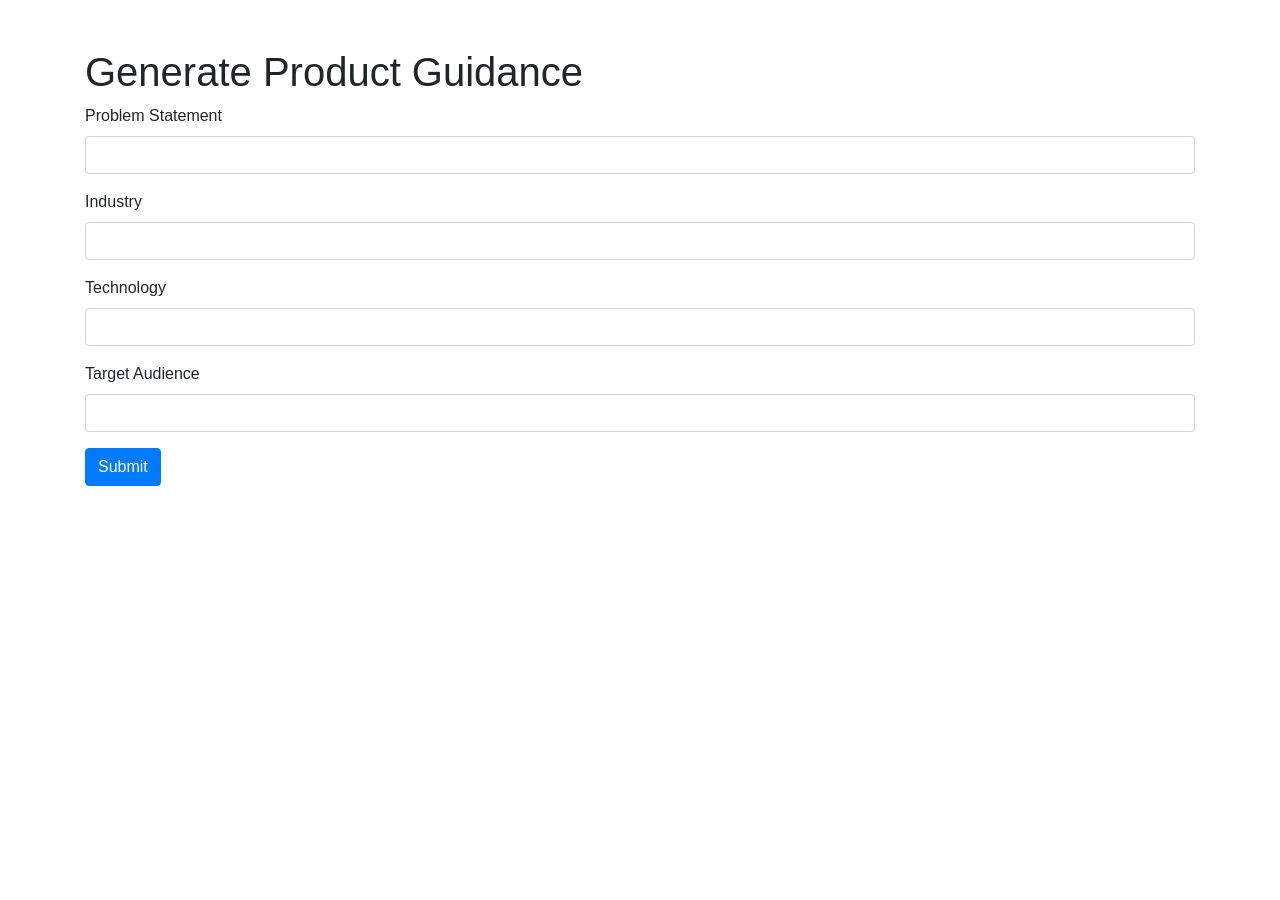
<file: templates/index.html>
<!DOCTYPE html>
<html lang="en">
<head>
    <meta charset="UTF-8">
    <meta name="viewport" content="width=device-width, initial-scale=1.0">
    <title>Generate Product Guidance</title>
    <link rel="stylesheet" href="https://stackpath.bootstrapcdn.com/bootstrap/4.5.2/css/bootstrap.min.css">
</head>
<body>
    <div class="container mt-5">
        <h1>Generate Product Guidance</h1>
        <form id="guidanceForm">
            <div class="form-group">
                <label for="problem_statement">Problem Statement</label>
                <input type="text" class="form-control" id="problem_statement" name="problem_statement" required>
            </div>
            <div class="form-group">
                <label for="industry">Industry</label>
                <input type="text" class="form-control" id="industry" name="industry" required>
            </div>
            <div class="form-group">
                <label for="technology">Technology</label>
                <input type="text" class="form-control" id="technology" name="technology" required>
            </div>
            <div class="form-group">
                <label for="target_audience">Target Audience</label>
                <input type="text" class="form-control" id="target_audience" name="target_audience" required>
            </div>
            <button type="submit" class="btn btn-primary">Submit</button>
        </form>
        <div id="result" class="mt-5"></div>
    </div>

    <script src="https://code.jquery.com/jquery-3.5.1.min.js"></script>
    <script>
        $(document).ready(function() {
            $('#guidanceForm').on('submit', function(event) {
                event.preventDefault();
                const formData = {
                    problem_statement: $('#problem_statement').val(),
                    industry: $('#industry').val(),
                    technology: $('#technology').val(),
                    target_audience: $('#target_audience').val()
                };

                $.ajax({
                    url: '/generate_product_guidance',
                    type: 'POST',
                    contentType: 'application/json',
                    data: JSON.stringify(formData),
                    success: function(response) {
                        $('#result').html('<pre>' + JSON.stringify(response, null, 4) + '</pre>');
                    },
                    error: function(xhr, status, error) {
                        $('#result').html('<div class="alert alert-danger">An error occurred: ' + xhr.responseJSON.error + '</div>');
                    }
                });
            });
        });
    </script>
</body>
</html>
</file>
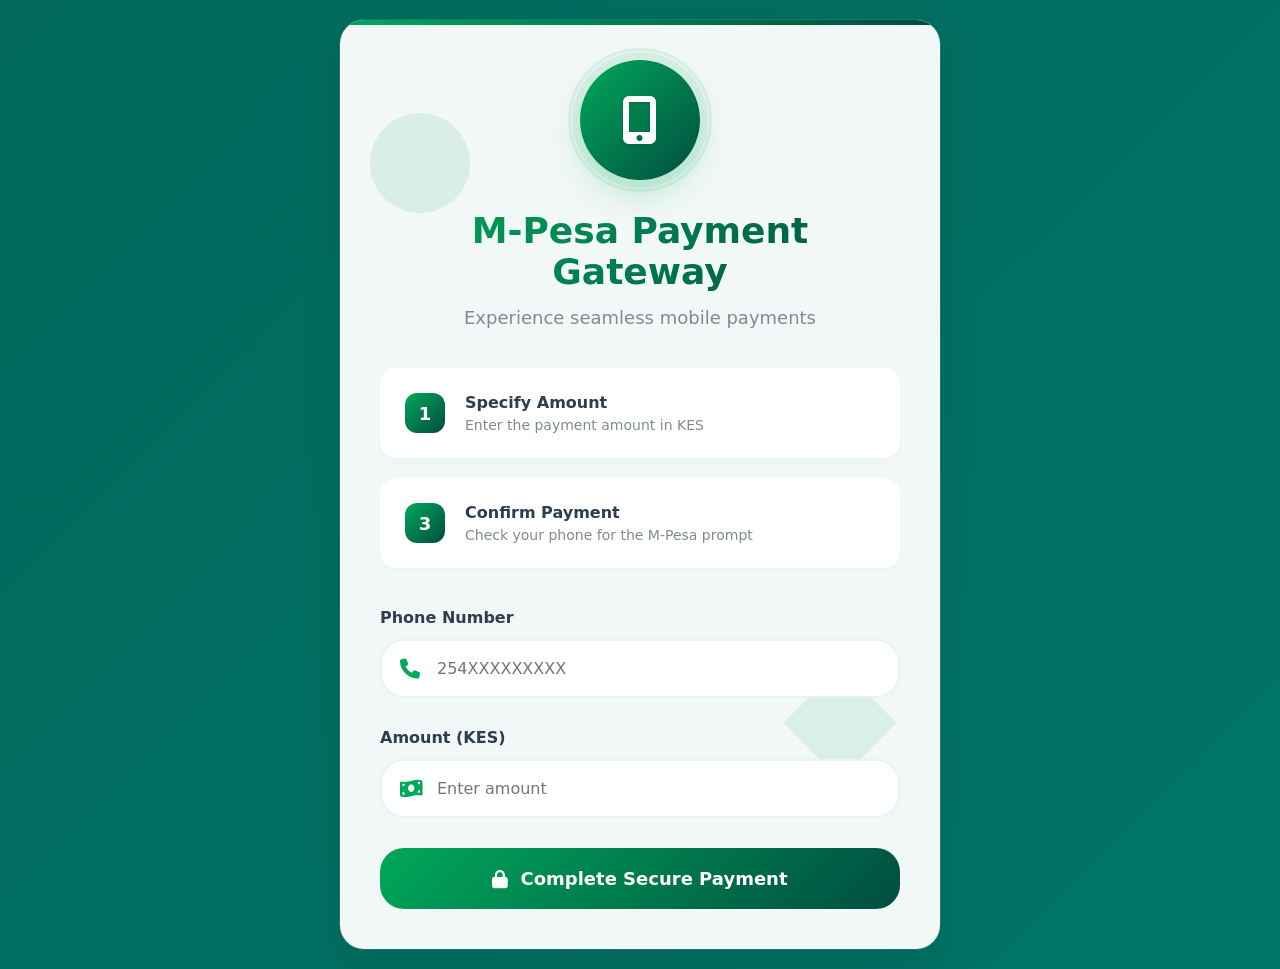
<file: templates/payment.html>
<!DOCTYPE html>
<html lang="en">
<head>
    <meta charset="UTF-8">
    <meta name="viewport" content="width=device-width, initial-scale=1.0">
    <title>M-Pesa Next-Gen Payment</title>
    <link href="https://cdnjs.cloudflare.com/ajax/libs/font-awesome/6.0.0/css/all.min.css" rel="stylesheet">
    <style>
        :root {
            --primary: #00A85A;
            --primary-dark: #008d4c;
            --gradient: linear-gradient(135deg, #00A85A 0%, #004D40 100%);
            --surface: #ffffff;
            --text: #2C3E50;
            --text-light: #7F8C8D;
            --success: #2ECC71;
            --error: #E74C3C;
            --warning: #F1C40F;
            --radius: 24px;
            --radius-sm: 16px;
        }

        * {
            margin: 0;
            padding: 0;
            box-sizing: border-box;
            font-family: 'Segoe UI', system-ui, -apple-system, sans-serif;
        }

        @keyframes gradient {
            0% { background-position: 0% 50%; }
            50% { background-position: 100% 50%; }
            100% { background-position: 0% 50%; }
        }

        @keyframes float {
            0%, 100% { transform: translateY(0); }
            50% { transform: translateY(-10px); }
        }

        @keyframes pulse {
            0% { transform: scale(1); }
            50% { transform: scale(1.05); }
            100% { transform: scale(1); }
        }

        body {
            min-height: 100vh;
            display: flex;
            align-items: center;
            justify-content: center;
            padding: 20px;
            background: linear-gradient(-45deg, #00A85A, #004D40, #00796B, #00695C);
            background-size: 400% 400%;
            animation: gradient 15s ease infinite;
        }

        .container {
            width: 100%;
            max-width: 600px;
            background: rgba(255, 255, 255, 0.95);
            padding: 40px;
            border-radius: var(--radius);
            box-shadow: 
                0 20px 40px rgba(0, 0, 0, 0.1),
                0 0 0 1px rgba(255, 255, 255, 0.1);
            backdrop-filter: blur(20px);
            position: relative;
            overflow: hidden;
        }

        .container::before {
            content: '';
            position: absolute;
            top: 0;
            left: 0;
            right: 0;
            height: 5px;
            background: var(--gradient);
        }

        .header {
            text-align: center;
            margin-bottom: 40px;
            position: relative;
        }

        .logo-container {
            position: relative;
            width: 120px;
            height: 120px;
            margin: 0 auto 30px;
            animation: float 6s ease-in-out infinite;
        }

        .logo {
            width: 100%;
            height: 100%;
            background: var(--gradient);
            border-radius: 50%;
            display: flex;
            align-items: center;
            justify-content: center;
            position: relative;
            z-index: 2;
            box-shadow: 
                0 15px 35px rgba(0, 168, 90, 0.2),
                0 0 0 8px rgba(0, 168, 90, 0.1);
        }

        .logo i {
            font-size: 48px;
            color: white;
            text-shadow: 0 2px 4px rgba(0, 0, 0, 0.1);
        }

        .logo-ring {
            position: absolute;
            top: -10%;
            left: -10%;
            right: -10%;
            bottom: -10%;
            border: 3px solid rgba(0, 168, 90, 0.1);
            border-radius: 50%;
            animation: pulse 3s ease-in-out infinite;
        }

        .header h1 {
            font-size: 36px;
            font-weight: 800;
            margin-bottom: 15px;
            background: var(--gradient);
            -webkit-background-clip: text;
            -webkit-text-fill-color: transparent;
            position: relative;
        }

        .header p {
            color: var(--text-light);
            font-size: 18px;
        }

        .payment-steps {
            display: grid;
            gap: 20px;
            margin-bottom: 40px;
            position: relative;
        }

        .step-card {
            background: white;
            padding: 25px;
            border-radius: var(--radius-sm);
            display: flex;
            align-items: center;
            gap: 20px;
            transition: all 0.3s ease;
            cursor: pointer;
            box-shadow: 0 4px 6px rgba(0, 0, 0, 0.02);
            position: relative;
            overflow: hidden;
        }

        .step-card::before {
            content: '';
            position: absolute;
            top: 0;
            left: 0;
            width: 4px;
            height: 100%;
            background: var(--gradient);
            opacity: 0;
            transition: all 0.3s ease;
        }

        .step-card:hover {
            transform: translateX(10px) translateY(-2px);
            box-shadow: 
                0 10px 20px rgba(0, 0, 0, 0.05),
                0 0 0 1px rgba(0, 168, 90, 0.1);
        }

        .step-card:hover::before {
            opacity: 1;
        }

        .step-number {
            width: 40px;
            height: 40px;
            background: var(--gradient);
            border-radius: 12px;
            display: flex;
            align-items: center;
            justify-content: center;
            color: white;
            font-weight: 600;
            font-size: 18px;
            flex-shrink: 0;
            position: relative;
            overflow: hidden;
        }

        .step-number::after {
            content: '';
            position: absolute;
            top: 0;
            left: 0;
            right: 0;
            bottom: 0;
            background: linear-gradient(45deg, transparent, rgba(255, 255, 255, 0.2));
            transform: translateX(-100%);
            transition: all 0.3s ease;
        }

        .step-card:hover .step-number::after {
            transform: translateX(100%);
        }

        .step-content {
            flex: 1;
        }

        .step-title {
            font-weight: 600;
            color: var(--text);
            margin-bottom: 5px;
            font-size: 16px;
        }

        .step-description {
            color: var(--text-light);
            font-size: 14px;
        }

        .form-group {
            margin-bottom: 30px;
        }

        .form-group label {
            display: block;
            color: var(--text);
            font-weight: 600;
            margin-bottom: 12px;
            font-size: 16px;
        }

        .input-container {
            position: relative;
            transition: all 0.3s ease;
        }

        .input-container:focus-within {
            transform: translateY(-2px);
        }

        .input-icon {
            position: absolute;
            left: 20px;
            top: 50%;
            transform: translateY(-50%);
            color: var(--primary);
            font-size: 20px;
            transition: all 0.3s ease;
        }

        .form-input {
            width: 100%;
            padding: 18px 18px 18px 55px;
            border: 2px solid rgba(0, 168, 90, 0.1);
            border-radius: var(--radius);
            font-size: 16px;
            transition: all 0.3s ease;
            background: white;
        }

        .form-input:focus {
            outline: none;
            border-color: var(--primary);
            box-shadow: 
                0 10px 20px rgba(0, 168, 90, 0.1),
                0 0 0 4px rgba(0, 168, 90, 0.05);
        }

        .form-input:focus + .input-icon {
            color: var(--primary-dark);
            transform: translateY(-50%) scale(1.1);
        }

        .submit-button {
            width: 100%;
            padding: 20px;
            border: none;
            border-radius: var(--radius);
            background: var(--gradient);
            color: white;
            font-size: 18px;
            font-weight: 600;
            cursor: pointer;
            transition: all 0.3s ease;
            position: relative;
            overflow: hidden;
            display: flex;
            align-items: center;
            justify-content: center;
            gap: 12px;
        }

        .submit-button::before {
            content: '';
            position: absolute;
            top: 0;
            left: 0;
            width: 100%;
            height: 100%;
            background: linear-gradient(45deg, transparent, rgba(255, 255, 255, 0.2), transparent);
            transform: translateX(-100%);
            transition: all 0.6s ease;
        }

        .submit-button:hover {
            transform: translateY(-2px);
            box-shadow: 
                0 20px 40px rgba(0, 168, 90, 0.2),
                0 0 0 2px rgba(255, 255, 255, 0.1);
        }

        .submit-button:hover::before {
            transform: translateX(100%);
        }

        .submit-button:active {
            transform: translateY(1px);
        }

        .loading-bar {
            display: none;
            width: 100%;
            height: 4px;
            background: rgba(0, 168, 90, 0.1);
            border-radius: 2px;
            margin-top: 30px;
            overflow: hidden;
            position: relative;
        }

        .loading-bar::after {
            content: '';
            position: absolute;
            top: 0;
            left: 0;
            width: 30%;
            height: 100%;
            background: var(--gradient);
            animation: loading 1.5s ease-in-out infinite;
            border-radius: 2px;
        }

        @keyframes loading {
            0% { transform: translateX(-100%); }
            100% { transform: translateX(400%); }
        }

        .status-message {
            margin-top: 25px;
            padding: 20px;
            border-radius: var(--radius);
            display: none;
            animation: slideIn 0.4s ease-out;
        }

        .status-message.show {
            display: flex;
            align-items: center;
            gap: 15px;
        }

        .status-message i {
            font-size: 24px;
        }

        .status-message.success {
            background: rgba(46, 204, 113, 0.1);
            color: #27ae60;
            border: 1px solid rgba(46, 204, 113, 0.2);
        }

        .status-message.error {
            background: rgba(231, 76, 60, 0.1);
            color: #c0392b;
            border: 1px solid rgba(231, 76, 60, 0.2);
        }

        .status-message.pending {
            background: rgba(241, 196, 15, 0.1);
            color: #f39c12;
            border: 1px solid rgba(241, 196, 15, 0.2);
        }

        @keyframes slideIn {
            from {
                opacity: 0;
                transform: translateY(-10px);
            }
            to {
                opacity: 1;
                transform: translateY(0);
            }
        }

        /* Floating elements animation */
        .floating-element {
            position: absolute;
            pointer-events: none;
            opacity: 0.1;
            z-index: -1;
        }

        .floating-circle {
            width: 100px;
            height: 100px;
            border-radius: 50%;
            background: var(--primary);
        }

        .floating-square {
            width: 80px;
            height: 80px;
            background: var(--primary);
            transform: rotate(45deg);
        }

        /* Responsive design */
        @media (max-width: 600px) {
            .container {
                padding: 30px 20px;
            }

            .logo-container {
                width: 100px;
                height: 100px;
            }

            .header h1 {
                font-size: 28px;
            }

            .step-card {
                padding: 20px;
            }

            .form-input {
                padding: 15px 15px 15px 50px;
                font-size: 15px;
            }

            .submit-button {
                padding: 16px;
                font-size: 16px;
            }
        }
    </style>
</head>
<body>
    <div class="container">
        <!-- Floating decorative elements -->
        <div class="floating-element floating-circle" style="top: 10%; left: 5%; animation: float 8s infinite;"></div>
        <div class="floating-element floating-square" style="bottom: 20%; right: 10%; animation: float 6s infinite;"></div>
        
        <div class="header">
            <div class="logo-container">
                <div class="logo">
                    <i class="fas fa-mobile-alt"></i>
                </div>
                <div class="logo-ring"></div>
            </div>
            <h1>M-Pesa Payment Gateway</h1>
            <p>Experience seamless mobile payments</p>
        </div>
        
        <div class="payment-steps">
            <div class="step-card">
                <div class="step-number">1</div>
                <div class="step-content">
                    <div class="step-title">Specify Amount</div>
                    <div class="step-description">Enter the payment amount in KES</div>
                </div>
            </div>
            <div class="step-card">
                <div class="step-number">3</div>
                <div class="step-content">
                    <div class="step-title">Confirm Payment</div>
                    <div class="step-description">Check your phone for the M-Pesa prompt</div>
                </div>
            </div>
        </div>

        <form id="paymentForm">
            <div class="form-group">
                <label for="phoneNumber">Phone Number</label>
                <div class="input-container">
                    <input 
                        type="tel" 
                        id="phoneNumber" 
                        class="form-input" 
                        name="phoneNumber" 
                        placeholder="254XXXXXXXXX"
                        pattern="^254\d{9}$"
                        title="Please enter a valid Safaricom number starting with 254"
                        required
                    >
                    <i class="fas fa-phone input-icon"></i>
                </div>
            </div>
            
            <div class="form-group">
                <label for="amount">Amount (KES)</label>
                <div class="input-container">
                    <input 
                        type="number" 
                        id="amount" 
                        class="form-input" 
                        name="amount" 
                        placeholder="Enter amount"
                        min="1"
                        step="1"
                        required
                    >
                    <i class="fas fa-money-bill-wave input-icon"></i>
                </div>
            </div>

            <button type="submit" class="submit-button">
                <i class="fas fa-lock"></i>
                Complete Secure Payment
            </button>
        </form>

        <div id="loading" class="loading-bar"></div>
        <div id="statusMessage" class="status-message"></div>
    </div>

    <script>
        // Global variables for tracking payment status
        let checkoutRequestId = null;
        let statusCheckInterval = null;

        // Enhanced animations and interactions
        function initializeAnimations() {
            // Animate floating elements
            const floatingElements = document.querySelectorAll('.floating-element');
            floatingElements.forEach((element, index) => {
                element.style.animation = `float ${6 + index * 2}s ease-in-out infinite`;
            });

            // Add hover effects to step cards
            const stepCards = document.querySelectorAll('.step-card');
            stepCards.forEach((card, index) => {
                setTimeout(() => {
                    card.style.opacity = '1';
                    card.style.transform = 'translateX(0)';
                }, 200 * index);
            });
        }

        // Enhanced number formatting
        function formatNumber(number) {
            return new Intl.NumberFormat('en-KE', {
                style: 'decimal',
                minimumFractionDigits: 0,
                maximumFractionDigits: 2
            }).format(number);
        }

        // Enhanced phone number validation
        function validatePhoneNumber(phone) {
            const phoneRegex = /^254\d{9}$/;
            return phoneRegex.test(phone);
        }

        // Enhanced status message updates with animations
        function updateStatus(message, type) {
            const statusElement = document.getElementById('statusMessage');
            let icon = '';
            
            switch(type) {
                case 'success':
                    icon = '<i class="fas fa-check-circle"></i>';
                    break;
                case 'error':
                    icon = '<i class="fas fa-exclamation-circle"></i>';
                    break;
                case 'pending':
                    icon = '<i class="fas fa-clock"></i>';
                    break;
            }
            
            statusElement.innerHTML = icon + message;
            statusElement.className = `status-message show ${type}`;
            
            // Add entrance animation
            statusElement.style.animation = 'none';
            statusElement.offsetHeight; // Trigger reflow
            statusElement.style.animation = 'slideIn 0.4s ease-out';
        }

        // Enhanced loading indicator
        function toggleLoading(show) {
            const loading = document.getElementById('loading');
            loading.style.display = show ? 'block' : 'none';
            
            if (show) {
                document.querySelector('.submit-button').classList.add('processing');
            } else {
                document.querySelector('.submit-button').classList.remove('processing');
            }
        }

        // Enhanced form reset with animations
        function resetForm() {
            const form = document.getElementById('paymentForm');
            const statusElement = document.getElementById('statusMessage');
            
            form.reset();
            statusElement.className = 'status-message';
            toggleLoading(false);
            
            if (statusCheckInterval) {
                clearInterval(statusCheckInterval);
                statusCheckInterval = null;
            }
        }

        // Enhanced payment status checking
        async function checkPaymentStatus() {
            if (!checkoutRequestId) return;

            try {
                const response = await fetch('/check_payment_status', {
                    method: 'POST',
                    headers: {
                        'Content-Type': 'application/json',
                    },
                    body: JSON.stringify({
                        checkout_request_id: checkoutRequestId
                    })
                });
                
                const data = await response.json();
                
                // Enhanced status handling with animations
                switch(data.ResultCode) {
                    case "0":
                        clearInterval(statusCheckInterval);
                        updateStatus('Payment completed successfully! Thank you.', 'success');
                        toggleLoading(false);
                        
                        // Success animation
                        const container = document.querySelector('.container');
                        container.style.transform = 'scale(1.02)';
                        setTimeout(() => {
                            container.style.transform = 'scale(1)';
                        }, 200);
                        
                        document.getElementById('paymentForm').reset();
                        break;

                    case "1001":
                        clearInterval(statusCheckInterval);
                        updateStatus('Insufficient funds. Please top up and try again.', 'error');
                        toggleLoading(false);
                        break;

                    case "1037":
                        updateStatus('Please check your phone for the M-Pesa prompt.', 'pending');
                        break;

                    case "1032":
                        clearInterval(statusCheckInterval);
                        updateStatus('Payment cancelled on your phone.', 'error');
                        toggleLoading(false);
                        break;

                    default:
                        if (data.ResultDesc) {
                            updateStatus(data.ResultDesc, 'pending');
                        } else {
                            updateStatus('Processing payment...', 'pending');
                        }
                }
            } catch (error) {
                console.error('Error checking payment status:', error);
                updateStatus('Connection error. Please try again.', 'error');
                toggleLoading(false);
            }
        }

        // Initialize form with enhanced interactions
        document.addEventListener('DOMContentLoaded', function() {
            const form = document.getElementById('paymentForm');
            const phoneInput = document.getElementById('phoneNumber');
            const amountInput = document.getElementById('amount');
            
            // Initialize animations
            initializeAnimations();

            // Enhanced form submission handling
            form.addEventListener('submit', async (e) => {
                e.preventDefault();
                
                const phoneNumber = phoneInput.value;
                const amount = amountInput.value;
                
                resetForm();
                
                if (!validatePhoneNumber(phoneNumber)) {
                    updateStatus('Please enter a valid phone number (254XXXXXXXXX)', 'error');
                    phoneInput.focus();
                    return;
                }
                
                if (amount < 1) {
                    updateStatus('Amount must be greater than 0', 'error');
                    amountInput.focus();
                    return;
                }
                
                try {
                    toggleLoading(true);
                    updateStatus('Processing your request...', 'pending');
                    
                    const response = await fetch('/stk_push', {
                        method: 'POST',
                        headers: {
                            'Content-Type': 'application/json',
                        },
                        body: JSON.stringify({
                            phone_number: phoneNumber,
                            amount: parseInt(amount),
                            account_reference: "Order" + Date.now(),
                            transaction_desc: "Payment for Order"
                        })
                    });
                    
                    const data = await response.json();
                    
                    if (data.ResponseCode === "0") {
                        updateStatus('M-Pesa prompt sent! Check your phone.', 'pending');
                        checkoutRequestId = data.CheckoutRequestID;
                        statusCheckInterval = setInterval(checkPaymentStatus, 5000);
                        
                        setTimeout(() => {
                            if (statusCheckInterval) {
                                clearInterval(statusCheckInterval);
                                toggleLoading(false);
                                updateStatus('Session expired. Please try again.', 'error');
                            }
                        }, 120000);
                    } else {
                        throw new Error(data.errorMessage || 'Payment initiation failed');
                    }
                } catch (error) {
                    updateStatus(error.message, 'error');
                    toggleLoading(false);
                }
            });

            // Enhanced input formatting
            phoneInput.addEventListener('input', function(e) {
                let value = e.target.value.replace(/\D/g, '');
                if (!value.startsWith('254')) {
                    value = '254' + value;
                }
                e.target.value = value.slice(0, 12);
            });

            amountInput.addEventListener('input', function(e) {
                const value = e.target.value;
                if (value && value < 0) {
                    e.target.value = Math.abs(value);
                }
            });

            // Enhanced status message clearing
            form.addEventListener('input', function() {
                const statusElement = document.getElementById('statusMessage');
                if (statusElement.className.includes('show')) {
                    statusElement.style.opacity = '0';
                    setTimeout(() => {
                        statusElement.className = 'status-message';
                        statusElement.style.opacity = '1';
                    }, 300);
                }
            });
        });
    </script>
</body>
</html>
</file>
